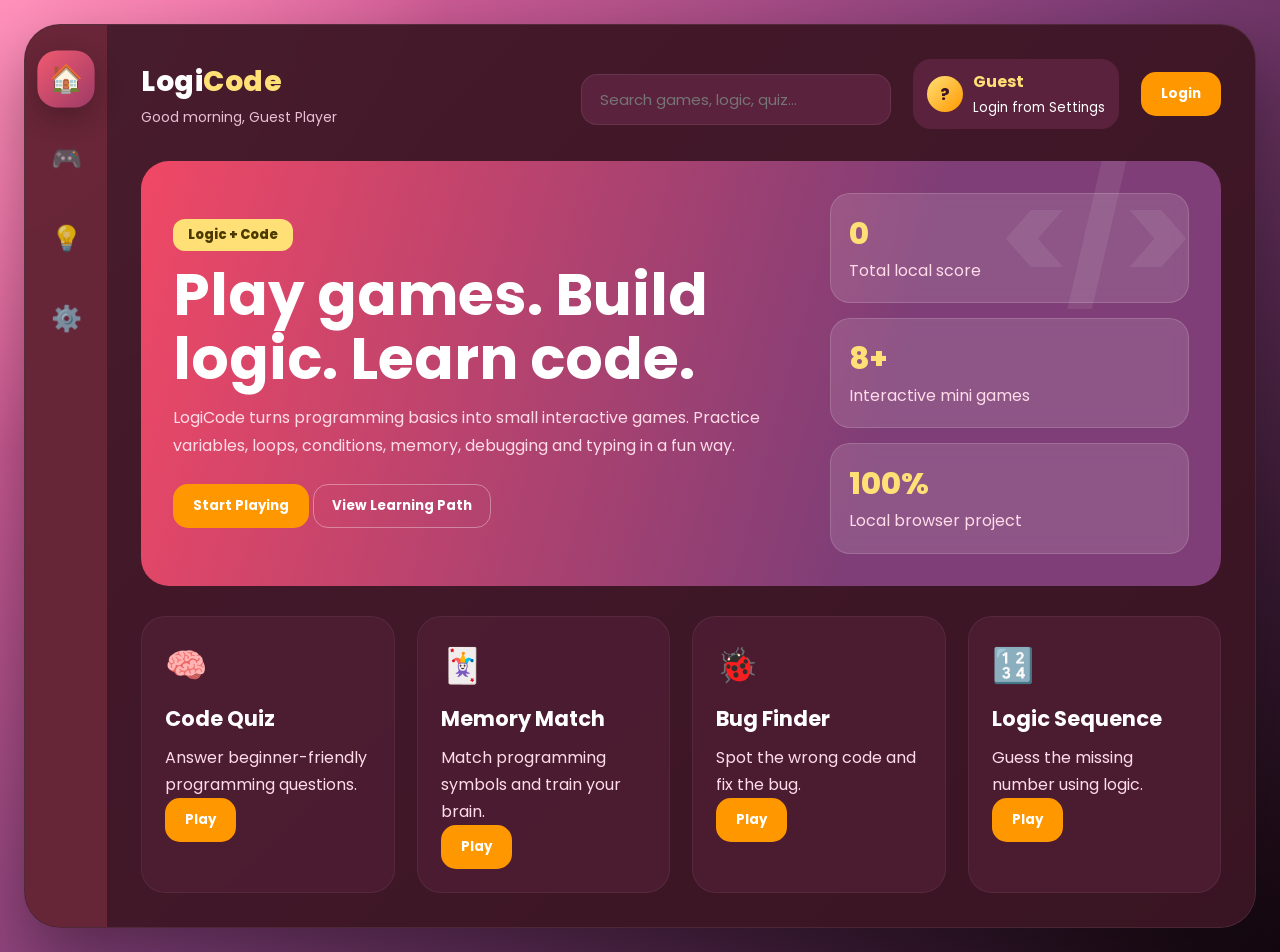
<file: index.html>
<!DOCTYPE html>
<html lang="en">

<head>
  <meta charset="UTF-8" />
  <meta name="viewport" content="width=device-width, initial-scale=1.0" />
  <title>LogiCode - Logic + Code Games</title>

  <link href="https://fonts.googleapis.com/css2?family=Poppins:wght@400;500;600;700;800&display=swap" rel="stylesheet">

  <style>
    * {
      margin: 0;
      padding: 0;
      box-sizing: border-box;
      font-family: "Poppins", sans-serif;
    }

    :root {
      --bg1: #ff6ea8;
      --bg2: #7f3e77;
      --dark: #24101b;
      --panel: #3c1624;
      --panel2: #4d1d31;
      --side: #6b283a;
      --text: #ffffff;
      --muted: #ffdce8;
      --gold: #ffe076;
      --orange: #ff9800;
      --pink: #f04865;
    }

    body {
      min-height: 100vh;
      background: radial-gradient(circle at top left, #ff92bc, transparent 28%),
        linear-gradient(135deg, var(--bg1), var(--bg2), #14070e);
      color: var(--text);
      padding: 24px;
    }

    .dashboard {
      width: 100%;
      max-width: 1480px;
      min-height: 860px;
      margin: auto;
      background: rgba(60, 22, 36, 0.94);
      border-radius: 36px;
      display: flex;
      overflow: hidden;
      box-shadow: 0 28px 70px rgba(0, 0, 0, 0.38);
      border: 1px solid rgba(255, 255, 255, 0.08);
    }

    .sidebar {
      width: 82px;
      background: rgba(107, 40, 58, 0.92);
      padding: 28px 0;
      display: flex;
      justify-content: center;
    }

    .sidebar-icons {
      display: flex;
      flex-direction: column;
      gap: 28px;
    }

    .side-icon {
      width: 52px;
      height: 52px;
      border-radius: 18px;
      display: grid;
      place-items: center;
      font-size: 25px;
      cursor: pointer;
      opacity: 0.75;
      transition: 0.3s ease;
    }

    .side-icon:hover,
    .side-icon.active {
      opacity: 1;
      transform: scale(1.1);
      background: linear-gradient(135deg, #f25a70, #9d3a66);
      box-shadow: 0 10px 25px rgba(0, 0, 0, 0.24);
    }

    .page {
      flex: 1;
      padding: 34px;
      display: none;
      animation: fadeIn 0.35s ease;
      overflow-y: auto;
    }

    .page.active {
      display: block;
    }

    @keyframes fadeIn {
      from {
        opacity: 0;
        transform: translateY(16px);
      }

      to {
        opacity: 1;
        transform: translateY(0);
      }
    }

    .header {
      display: flex;
      align-items: center;
      gap: 22px;
      margin-bottom: 32px;
    }

    .brand {
      display: flex;
      flex-direction: column;
    }

    .logo-text {
      font-size: 28px;
      font-weight: 800;
      letter-spacing: 0.5px;
    }

    .logo-text span {
      color: var(--gold);
    }

    .greeting {
      color: #e9bfd2;
      font-size: 14px;
      margin-top: 4px;
    }

    .search {
      margin-left: auto;
      max-width: 310px;
      width: 100%;
      padding: 13px 18px;
      border-radius: 16px;
      border: 1px solid rgba(255, 255, 255, 0.08);
      background: #5b223d;
      color: white;
      outline: none;
      font-size: 15px;
    }

    .profile-pill {
      background: #5b223d;
      border-radius: 18px;
      padding: 10px 14px;
      display: flex;
      align-items: center;
      gap: 10px;
      min-width: fit-content;
    }

    .avatar {
      width: 36px;
      height: 36px;
      border-radius: 50%;
      background: linear-gradient(135deg, var(--gold), var(--orange));
      color: #3c1624;
      display: grid;
      place-items: center;
      font-weight: 800;
    }

    .profile-name {
      font-weight: 700;
      color: var(--gold);
    }

    button {
      border: none;
      cursor: pointer;
      transition: 0.25s ease;
    }

    button:hover {
      transform: translateY(-2px);
      filter: brightness(1.08);
    }

    .primary-btn {
      background: var(--orange);
      color: white;
      padding: 12px 20px;
      border-radius: 15px;
      font-weight: 700;
    }

    .secondary-btn {
      background: transparent;
      color: white;
      padding: 11px 18px;
      border-radius: 15px;
      font-weight: 700;
      border: 1px solid rgba(255, 255, 255, 0.35);
    }

    .danger-btn {
      background: #d92c4b;
      color: white;
      padding: 11px 18px;
      border-radius: 15px;
      font-weight: 700;
    }

    .hero {
      background: linear-gradient(105deg, #f04865, #7f3e77 68%);
      border-radius: 28px;
      padding: 32px;
      display: grid;
      grid-template-columns: 1.4fr 0.8fr;
      gap: 28px;
      align-items: center;
      margin-bottom: 30px;
      position: relative;
      overflow: hidden;
    }

    .hero::after {
      content: "</>";
      position: absolute;
      right: 30px;
      top: -20px;
      font-size: 130px;
      font-weight: 800;
      opacity: 0.08;
    }

    .tag {
      background: var(--gold);
      color: #4b3900;
      width: fit-content;
      padding: 6px 15px;
      border-radius: 12px;
      font-size: 13px;
      font-weight: 800;
      margin-bottom: 12px;
    }

    h1 {
      font-size: clamp(32px, 5vw, 58px);
      line-height: 1.1;
      margin-bottom: 14px;
    }

    h2 {
      font-size: clamp(26px, 4vw, 36px);
      margin-bottom: 20px;
    }

    h3 {
      font-size: 21px;
      margin-bottom: 10px;
    }

    p {
      color: var(--muted);
      line-height: 1.7;
    }

    .hero-visual {
      display: grid;
      gap: 15px;
    }

    .stat-card {
      background: rgba(255, 255, 255, 0.12);
      border: 1px solid rgba(255, 255, 255, 0.15);
      padding: 18px;
      border-radius: 20px;
      backdrop-filter: blur(8px);
    }

    .stat-number {
      font-size: 30px;
      font-weight: 800;
      color: var(--gold);
    }

    .cards,
    .game-grid,
    .mini-grid {
      display: grid;
      gap: 22px;
    }

    .cards {
      grid-template-columns: repeat(4, 1fr);
    }

    .game-grid {
      grid-template-columns: repeat(2, 1fr);
    }

    .mini-grid {
      grid-template-columns: repeat(3, 1fr);
      margin-top: 22px;
    }

    .card,
    .game-box,
    .settings-box,
    .profile-box {
      background: rgba(77, 29, 49, 0.96);
      border-radius: 24px;
      padding: 24px;
      box-shadow: inset 0 0 0 1px rgba(255, 255, 255, 0.06);
    }

    .card-icon {
      font-size: 34px;
      margin-bottom: 12px;
    }

    .game-box {
      min-height: 300px;
    }

    .game-top {
      display: flex;
      justify-content: space-between;
      gap: 12px;
      align-items: flex-start;
      margin-bottom: 16px;
    }

    .score {
      background: #6b283a;
      padding: 8px 12px;
      border-radius: 12px;
      color: var(--gold);
      font-weight: 800;
      white-space: nowrap;
    }

    .quiz-option,
    .logic-option {
      width: 100%;
      text-align: left;
      background: #6b283a;
      color: white;
      padding: 13px;
      border-radius: 14px;
      margin: 9px 0;
      font-weight: 600;
    }

    .correct {
      background: #148846 !important;
    }

    .wrong {
      background: #b3263a !important;
    }

    .result {
      margin-top: 13px;
      color: var(--gold);
      font-weight: 800;
      min-height: 24px;
    }

    input,
    select {
      width: 100%;
      background: #2a101b;
      border: 1px solid #87506a;
      color: white;
      padding: 13px 15px;
      border-radius: 14px;
      outline: none;
      margin-top: 10px;
      font-size: 15px;
    }

    .memory-board {
      display: grid;
      grid-template-columns: repeat(4, 1fr);
      gap: 10px;
      margin-top: 16px;
    }

    .memory-card {
      height: 70px;
      border-radius: 16px;
      background: #6b283a;
      display: grid;
      place-items: center;
      font-size: 24px;
      font-weight: 800;
      cursor: pointer;
      user-select: none;
    }

    .sequence-box {
      display: flex;
      gap: 10px;
      flex-wrap: wrap;
      margin: 14px 0;
    }

    .seq-item {
      width: 48px;
      height: 48px;
      border-radius: 14px;
      background: #6b283a;
      display: grid;
      place-items: center;
      font-weight: 800;
      color: var(--gold);
    }

    .bug-code {
      background: #1b0911;
      border-radius: 15px;
      padding: 16px;
      line-height: 1.7;
      color: #ffdae5;
      overflow-x: auto;
      margin: 14px 0;
      border: 1px solid rgba(255, 255, 255, 0.08);
    }

    .code-word-bank {
      display: flex;
      flex-wrap: wrap;
      gap: 10px;
      margin: 14px 0;
    }

    .word-chip {
      background: #6b283a;
      color: white;
      padding: 10px 14px;
      border-radius: 13px;
      font-weight: 700;
    }

    .settings-grid {
      display: grid;
      grid-template-columns: 1fr 1fr;
      gap: 22px;
    }

    .profile-card {
      display: flex;
      align-items: center;
      gap: 18px;
      margin-bottom: 18px;
    }

    .big-avatar {
      width: 70px;
      height: 70px;
      border-radius: 50%;
      background: linear-gradient(135deg, var(--gold), var(--orange));
      color: #3c1624;
      display: grid;
      place-items: center;
      font-size: 32px;
      font-weight: 800;
    }

    .settings-row {
      background: #5b223d;
      padding: 18px;
      border-radius: 18px;
      margin-top: 14px;
      display: flex;
      justify-content: space-between;
      gap: 15px;
      align-items: center;
    }

    .switch {
      width: 56px;
      height: 31px;
      background: #2a101b;
      border-radius: 30px;
      padding: 4px;
      flex-shrink: 0;
      cursor: pointer;
    }

    .switch span {
      display: block;
      width: 23px;
      height: 23px;
      border-radius: 50%;
      background: var(--gold);
      transition: 0.3s ease;
    }

    .switch.active span {
      transform: translateX(25px);
    }

    .auth-card {
      max-width: 580px;
      background: #080407;
      padding: 35px;
      border-radius: 28px;
      border: 1px solid rgba(255, 255, 255, 0.08);
      box-shadow: 0 18px 40px rgba(0, 0, 0, 0.28);
    }

    .hidden {
      display: none !important;
    }

    @media (max-width: 1100px) {
      .cards {
        grid-template-columns: repeat(2, 1fr);
      }

      .game-grid,
      .settings-grid,
      .hero {
        grid-template-columns: 1fr;
      }
    }

    @media (max-width: 760px) {
      body {
        padding: 10px;
      }

      .dashboard {
        flex-direction: column;
        border-radius: 24px;
        min-height: auto;
      }

      .sidebar {
        width: 100%;
        padding: 12px;
      }

      .sidebar-icons {
        flex-direction: row;
        width: 100%;
        justify-content: space-around;
        gap: 8px;
      }

      .side-icon {
        width: 45px;
        height: 45px;
        font-size: 21px;
      }

      .page {
        padding: 20px;
      }

      .header {
        flex-direction: column;
        align-items: stretch;
      }

      .search {
        margin-left: 0;
        max-width: 100%;
      }

      .profile-pill {
        justify-content: center;
      }

      .hero {
        padding: 24px;
      }

      .cards,
      .mini-grid,
      .game-grid,
      .settings-grid {
        grid-template-columns: 1fr;
      }

      .memory-card {
        height: 58px;
        font-size: 19px;
      }

      .settings-row {
        align-items: flex-start;
      }
    }
  </style>
</head>

<body>

  <div class="dashboard">

    <aside class="sidebar">
      <div class="sidebar-icons">
        <div class="side-icon active" data-page="home" title="Home">🏠</div>
        <div class="side-icon" data-page="games" title="Games">🎮</div>
        <div class="side-icon" data-page="learn" title="Learn">💡</div>
        <div class="side-icon" data-page="settings" title="Settings">⚙️</div>
      </div>
    </aside>

    <section id="home" class="page active">
      <header class="header">
        <div class="brand">
          <div class="logo-text">Logi<span>Code</span></div>
          <div class="greeting" id="homeGreeting">Good evening, Guest Player</div>
        </div>

        <input class="search" id="searchInput" placeholder="Search games, logic, quiz..." oninput="searchGames()" />

        <div class="profile-pill" id="topProfile">
          <div class="avatar" id="topAvatar">?</div>
          <div>
            <div class="profile-name" id="topName">Guest</div>
            <small id="topAge">Login from Settings</small>
          </div>
        </div>

        <button class="primary-btn" id="headerLoginBtn" onclick="openPage('settings')">Login</button>
      </header>

      <div class="hero">
        <div>
          <div class="tag">Logic + Code</div>
          <h1>Play games. Build logic. Learn code.</h1>
          <p>
            LogiCode turns programming basics into small interactive games.
            Practice variables, loops, conditions, memory, debugging and typing in a fun way.
          </p>
          <br>
          <button class="primary-btn" onclick="openPage('games')">Start Playing</button>
          <button class="secondary-btn" onclick="openPage('learn')">View Learning Path</button>
        </div>

        <div class="hero-visual">
          <div class="stat-card">
            <div class="stat-number" id="totalScore">0</div>
            <p>Total local score</p>
          </div>
          <div class="stat-card">
            <div class="stat-number">8+</div>
            <p>Interactive mini games</p>
          </div>
          <div class="stat-card">
            <div class="stat-number">100%</div>
            <p>Local browser project</p>
          </div>
        </div>
      </div>

      <div class="cards" id="homeCards">
        <div class="card searchable" data-title="quiz javascript code">
          <div class="card-icon">🧠</div>
          <h3>Code Quiz</h3>
          <p>Answer beginner-friendly programming questions.</p>
          <button class="primary-btn" onclick="openPage('games')">Play</button>
        </div>

        <div class="card searchable" data-title="memory match programming symbols">
          <div class="card-icon">🃏</div>
          <h3>Memory Match</h3>
          <p>Match programming symbols and train your brain.</p>
          <button class="primary-btn" onclick="openPage('games')">Play</button>
        </div>

        <div class="card searchable" data-title="bug finder debugging">
          <div class="card-icon">🐞</div>
          <h3>Bug Finder</h3>
          <p>Spot the wrong code and fix the bug.</p>
          <button class="primary-btn" onclick="openPage('games')">Play</button>
        </div>

        <div class="card searchable" data-title="logic sequence pattern">
          <div class="card-icon">🔢</div>
          <h3>Logic Sequence</h3>
          <p>Guess the missing number using logic.</p>
          <button class="primary-btn" onclick="openPage('games')">Play</button>
        </div>
      </div>
    </section>

    <section id="games" class="page">
      <h2>Programming Games</h2>

      <div class="game-grid">

        <div class="game-box">
          <div class="game-top">
            <div>
              <h3>1. Code Quiz</h3>
              <p id="quizQuestion">Loading question...</p>
            </div>
            <div class="score" id="quizScore">0</div>
          </div>

          <div id="quizOptions"></div>
          <button class="secondary-btn" onclick="nextQuiz()">Next Question</button>
          <div class="result" id="quizResult"></div>
        </div>

        <div class="game-box">
          <div class="game-top">
            <div>
              <h3>2. Memory Match</h3>
              <p>Match all same programming cards.</p>
            </div>
            <div class="score" id="memoryScore">0</div>
          </div>

          <div class="memory-board" id="memoryBoard"></div>
          <button class="secondary-btn" onclick="startMemory()">Restart</button>
          <div class="result" id="memoryResult"></div>
        </div>

        <div class="game-box">
          <div class="game-top">
            <div>
              <h3>3. Code Typing</h3>
              <p>Type the code exactly.</p>
            </div>
            <div class="score" id="typingScore">0</div>
          </div>

          <h3 id="typingText">console.log("Hello World");</h3>
          <input id="typingInput" placeholder="Type here..." oninput="checkTyping()" />
          <button class="secondary-btn" onclick="newTypingChallenge()">New Code</button>
          <div class="result" id="typingResult"></div>
        </div>

        <div class="game-box">
          <div class="game-top">
            <div>
              <h3>4. Bug Finder</h3>
              <p>Find the correct fixed line.</p>
            </div>
            <div class="score" id="bugScore">0</div>
          </div>

          <pre class="bug-code" id="bugCode"></pre>
          <div id="bugOptions"></div>
          <button class="secondary-btn" onclick="loadBugGame()">New Bug</button>
          <div class="result" id="bugResult"></div>
        </div>

        <div class="game-box">
          <div class="game-top">
            <div>
              <h3>5. Logic Sequence</h3>
              <p>Guess the missing number.</p>
            </div>
            <div class="score" id="sequenceScore">0</div>
          </div>

          <div class="sequence-box" id="sequenceBox"></div>
          <input id="sequenceInput" type="number" placeholder="Missing number">
          <button class="primary-btn" onclick="checkSequence()">Submit</button>
          <button class="secondary-btn" onclick="newSequence()">New Sequence</button>
          <div class="result" id="sequenceResult"></div>
        </div>

        <div class="game-box">
          <div class="game-top">
            <div>
              <h3>6. Output Predictor</h3>
              <p>What will this code print?</p>
            </div>
            <div class="score" id="outputScore">0</div>
          </div>

          <pre class="bug-code" id="outputCode"></pre>
          <input id="outputInput" placeholder="Enter output">
          <button class="primary-btn" onclick="checkOutput()">Check</button>
          <button class="secondary-btn" onclick="newOutput()">New</button>
          <div class="result" id="outputResult"></div>
        </div>

        <div class="game-box">
          <div class="game-top">
            <div>
              <h3>7. Condition Builder</h3>
              <p>Choose the correct condition.</p>
            </div>
            <div class="score" id="conditionScore">0</div>
          </div>

          <p id="conditionQuestion"></p>
          <div id="conditionOptions"></div>
          <button class="secondary-btn" onclick="newCondition()">New</button>
          <div class="result" id="conditionResult"></div>
        </div>

        <div class="game-box">
          <div class="game-top">
            <div>
              <h3>8. Code Word Builder</h3>
              <p>Build a valid JavaScript line.</p>
            </div>
            <div class="score" id="wordScore">0</div>
          </div>

          <div class="code-word-bank" id="wordBank"></div>
          <input id="wordInput" placeholder="Arrange and type the correct line">
          <button class="primary-btn" onclick="checkWordGame()">Check</button>
          <button class="secondary-btn" onclick="newWordGame()">New</button>
          <div class="result" id="wordResult"></div>
        </div>

      </div>
    </section>

    <section id="learn" class="page">
      <h2>Learning Path</h2>

      <div class="mini-grid">
        <div class="card">
          <div class="card-icon">01</div>
          <h3>Logic Basics</h3>
          <p>Understand patterns, sequences, true/false thinking and problem solving.</p>
        </div>

        <div class="card">
          <div class="card-icon">02</div>
          <h3>Variables</h3>
          <p>Learn how values are stored using names like score, age and username.</p>
        </div>

        <div class="card">
          <div class="card-icon">03</div>
          <h3>Conditions</h3>
          <p>Use if/else logic to make decisions inside a program.</p>
        </div>

        <div class="card">
          <div class="card-icon">04</div>
          <h3>Loops</h3>
          <p>Repeat a task multiple times using for loops and while loops.</p>
        </div>

        <div class="card">
          <div class="card-icon">05</div>
          <h3>Debugging</h3>
          <p>Find mistakes, fix syntax and understand why code breaks.</p>
        </div>

        <div class="card">
          <div class="card-icon">06</div>
          <h3>Mini Projects</h3>
          <p>Build small games and improve your coding confidence.</p>
        </div>
      </div>
    </section>

    <section id="settings" class="page">
      <h2>Settings & Profile</h2>

      <div class="settings-grid">
        <div class="profile-box">
          <div class="profile-card">
            <div class="big-avatar" id="profileAvatar">?</div>
            <div>
              <h3 id="profileName">Guest Player</h3>
              <p id="profileDetails">Login locally using your name.</p>
            </div>
          </div>

          <div id="loginForm">
            <h3>Local Login</h3>
            <p>Name is required. Age is optional. Data saves only in this browser.</p>

            <input id="nameInput" placeholder="Enter your name">
            <input id="ageInput" type="number" placeholder="Enter your age (optional)">

            <button class="primary-btn" onclick="saveProfile()">Save Profile</button>
            <div class="result" id="profileMessage"></div>
          </div>

          <div id="loggedInActions" class="hidden">
            <button class="primary-btn" onclick="editProfile()">Edit Profile</button>
            <button class="danger-btn" onclick="logoutProfile()">Logout</button>
          </div>
        </div>

        <div class="settings-box">
          <h3>Game Settings</h3>

          <div class="settings-row">
            <div>
              <h3>Sound Effects</h3>
              <p>UI option only for project look.</p>
            </div>
            <div class="switch active" onclick="toggleSwitch(this)"><span></span></div>
          </div>

          <div class="settings-row">
            <div>
              <h3>Beginner Mode</h3>
              <p>Keep questions simple and friendly.</p>
            </div>
            <div class="switch active" onclick="toggleSwitch(this)"><span></span></div>
          </div>

          <div class="settings-row">
            <div>
              <h3>Save Local Score</h3>
              <p>Score is stored in browser localStorage.</p>
            </div>
            <div class="switch active" onclick="toggleSwitch(this)"><span></span></div>
          </div>

          <button class="danger-btn" onclick="resetScore()">Reset Score</button>
        </div>
      </div>
    </section>

  </div>

  <script>
    const pages = document.querySelectorAll(".page");
    const sideIcons = document.querySelectorAll(".side-icon");

    let totalScore = Number(localStorage.getItem("logicodeScore")) || 0;

    const state = {
      quizScore: 0,
      memoryScore: 0,
      typingScore: 0,
      bugScore: 0,
      sequenceScore: 0,
      outputScore: 0,
      conditionScore: 0,
      wordScore: 0
    };

    function openPage(pageId) {
      pages.forEach(page => page.classList.remove("active"));
      sideIcons.forEach(icon => icon.classList.remove("active"));

      document.getElementById(pageId).classList.add("active");

      const activeIcon = document.querySelector(`[data-page="${pageId}"]`);
      if (activeIcon) activeIcon.classList.add("active");
    }

    sideIcons.forEach(icon => {
      icon.addEventListener("click", () => openPage(icon.dataset.page));
    });

    function addScore(type, amount = 10) {
      state[type] += amount;
      totalScore += amount;

      localStorage.setItem("logicodeScore", totalScore);

      document.getElementById(type).innerText = state[type];
      document.getElementById("totalScore").innerText = totalScore;
    }

    function resetScore() {
      totalScore = 0;
      localStorage.setItem("logicodeScore", 0);
      Object.keys(state).forEach(key => state[key] = 0);

      document.getElementById("totalScore").innerText = 0;
      document.getElementById("quizScore").innerText = 0;
      document.getElementById("memoryScore").innerText = 0;
      document.getElementById("typingScore").innerText = 0;
      document.getElementById("bugScore").innerText = 0;
      document.getElementById("sequenceScore").innerText = 0;
      document.getElementById("outputScore").innerText = 0;
      document.getElementById("conditionScore").innerText = 0;
      document.getElementById("wordScore").innerText = 0;
    }

    function getIndiaGreeting() {
      const indiaTime = new Date().toLocaleString("en-US", { timeZone: "Asia/Kolkata" });
      const hour = new Date(indiaTime).getHours();

      if (hour >= 5 && hour < 12) return "Good morning";
      if (hour >= 12 && hour < 17) return "Good afternoon";
      if (hour >= 17 && hour < 21) return "Good evening";
      return "Good night";
    }

    function loadProfile() {
      const profile = JSON.parse(localStorage.getItem("logicodeProfile"));
      const greeting = getIndiaGreeting();

      if (profile && profile.name) {
        const initial = profile.name.charAt(0).toUpperCase();

        document.getElementById("homeGreeting").innerText = `${greeting}, ${profile.name}`;
        document.getElementById("topName").innerText = profile.name;
        document.getElementById("topAge").innerText = profile.age ? `Age: ${profile.age}` : "Local profile";
        document.getElementById("topAvatar").innerText = initial;
        document.getElementById("profileAvatar").innerText = initial;
        document.getElementById("profileName").innerText = profile.name;
        document.getElementById("profileDetails").innerText = profile.age ? `Age: ${profile.age}` : "Age not added";

        document.getElementById("headerLoginBtn").classList.add("hidden");
        document.getElementById("loginForm").classList.add("hidden");
        document.getElementById("loggedInActions").classList.remove("hidden");
      } else {
        document.getElementById("homeGreeting").innerText = `${greeting}, Guest Player`;
        document.getElementById("topName").innerText = "Guest";
        document.getElementById("topAge").innerText = "Login from Settings";
        document.getElementById("topAvatar").innerText = "?";
        document.getElementById("profileAvatar").innerText = "?";
        document.getElementById("profileName").innerText = "Guest Player";
        document.getElementById("profileDetails").innerText = "Login locally using your name.";

        document.getElementById("headerLoginBtn").classList.remove("hidden");
        document.getElementById("loginForm").classList.remove("hidden");
        document.getElementById("loggedInActions").classList.add("hidden");
      }
    }

    function saveProfile() {
      const name = document.getElementById("nameInput").value.trim();
      const age = document.getElementById("ageInput").value.trim();

      if (!name) {
        document.getElementById("profileMessage").innerText = "Name is required.";
        return;
      }

      localStorage.setItem("logicodeProfile", JSON.stringify({ name, age }));
      document.getElementById("profileMessage").innerText = "Profile saved successfully.";

      document.getElementById("nameInput").value = "";
      document.getElementById("ageInput").value = "";

      loadProfile();
      openPage("home");
    }

    function editProfile() {
      const profile = JSON.parse(localStorage.getItem("logicodeProfile"));

      document.getElementById("loginForm").classList.remove("hidden");
      document.getElementById("loggedInActions").classList.add("hidden");

      if (profile) {
        document.getElementById("nameInput").value = profile.name || "";
        document.getElementById("ageInput").value = profile.age || "";
      }
    }

    function logoutProfile() {
      localStorage.removeItem("logicodeProfile");
      loadProfile();
      openPage("settings");
    }

    function toggleSwitch(element) {
      element.classList.toggle("active");
    }

    function searchGames() {
      const value = document.getElementById("searchInput").value.toLowerCase();
      document.querySelectorAll(".searchable").forEach(card => {
        const title = card.dataset.title.toLowerCase();
        card.style.display = title.includes(value) ? "block" : "none";
      });
    }

    const quizData = [
      {
        q: "Which keyword is used to declare a block-scoped variable?",
        options: ["make", "let", "define", "newvar"],
        answer: "let"
      },
      {
        q: "Which symbol is used for strict equality in JavaScript?",
        options: ["=", "==", "===", "!="],
        answer: "==="
      },
      {
        q: "Which loop is commonly used when you know the number of repetitions?",
        options: ["for", "again", "repeatNow", "cycle"],
        answer: "for"
      },
      {
        q: "Which method prints something in browser console?",
        options: ["print()", "console.log()", "show()", "display()"],
        answer: "console.log()"
      }
    ];

    let quizIndex = 0;

    function loadQuiz() {
      const quiz = quizData[quizIndex];
      document.getElementById("quizQuestion").innerText = quiz.q;

      const optionsBox = document.getElementById("quizOptions");
      optionsBox.innerHTML = "";

      quiz.options.forEach(option => {
        const btn = document.createElement("button");
        btn.className = "quiz-option";
        btn.innerText = option;
        btn.onclick = () => checkQuiz(btn, option === quiz.answer);
        optionsBox.appendChild(btn);
      });

      document.getElementById("quizResult").innerText = "";
    }

    function checkQuiz(button, correct) {
      document.querySelectorAll("#quizOptions button").forEach(btn => btn.disabled = true);

      if (correct) {
        button.classList.add("correct");
        document.getElementById("quizResult").innerText = "Correct answer!";
        addScore("quizScore", 10);
      } else {
        button.classList.add("wrong");
        document.getElementById("quizResult").innerText = "Wrong. Try the next one.";
      }
    }

    function nextQuiz() {
      quizIndex = (quizIndex + 1) % quizData.length;
      loadQuiz();
    }

    const memorySymbols = ["JS", "JS", "{}", "{}", "</>", "</>", "AI", "AI"];
    let firstCard = null;
    let lockBoard = false;
    let matchedCards = 0;

    function startMemory() {
      const board = document.getElementById("memoryBoard");
      const shuffled = [...memorySymbols].sort(() => Math.random() - 0.5);

      board.innerHTML = "";
      firstCard = null;
      lockBoard = false;
      matchedCards = 0;
      document.getElementById("memoryResult").innerText = "";

      shuffled.forEach(symbol => {
        const card = document.createElement("div");
        card.className = "memory-card";
        card.dataset.symbol = symbol;
        card.innerText = "?";
        card.onclick = () => flipCard(card);
        board.appendChild(card);
      });
    }

    function flipCard(card) {
      if (lockBoard || card.innerText !== "?") return;

      card.innerText = card.dataset.symbol;

      if (!firstCard) {
        firstCard = card;
        return;
      }

      if (firstCard.dataset.symbol === card.dataset.symbol) {
        matchedCards += 2;
        firstCard = null;

        if (matchedCards === memorySymbols.length) {
          document.getElementById("memoryResult").innerText = "You matched all cards!";
          addScore("memoryScore", 20);
        }
      } else {
        lockBoard = true;

        setTimeout(() => {
          firstCard.innerText = "?";
          card.innerText = "?";
          firstCard = null;
          lockBoard = false;
        }, 650);
      }
    }

    const typingChallenges = [
      'console.log("Hello World");',
      'let score = 10;',
      'if (age >= 18) {',
      'for (let i = 0; i < 5; i++) {',
      'const name = "LogiCode";'
    ];

    function newTypingChallenge() {
      const random = typingChallenges[Math.floor(Math.random() * typingChallenges.length)];
      document.getElementById("typingText").innerText = random;
      document.getElementById("typingInput").value = "";
      document.getElementById("typingResult").innerText = "";
    }

    function checkTyping() {
      const target = document.getElementById("typingText").innerText;
      const input = document.getElementById("typingInput").value;
      const result = document.getElementById("typingResult");

      if (input === target) {
        result.innerText = "Perfect typing!";
        addScore("typingScore", 10);
      } else if (target.startsWith(input)) {
        result.innerText = "Correct so far...";
      } else {
        result.innerText = "Mistake detected.";
      }
    }

    const bugGames = [
      {
        code: "let score == 10;",
        options: ["let score = 10;", "let score === 10;", "score let = 10;"],
        answer: "let score = 10;"
      },
      {
        code: "if age > 18 { console.log(age); }",
        options: ["if (age > 18) { console.log(age); }", "if age > 18 then", "if = age > 18"],
        answer: "if (age > 18) { console.log(age); }"
      },
      {
        code: "for let i = 0; i < 5; i++",
        options: ["for (let i = 0; i < 5; i++)", "for i let = 0", "loop (i < 5)"],
        answer: "for (let i = 0; i < 5; i++)"
      }
    ];

    let currentBug = null;

    function loadBugGame() {
      currentBug = bugGames[Math.floor(Math.random() * bugGames.length)];
      document.getElementById("bugCode").innerText = currentBug.code;

      const box = document.getElementById("bugOptions");
      box.innerHTML = "";

      currentBug.options.forEach(option => {
        const btn = document.createElement("button");
        btn.className = "logic-option";
        btn.innerText = option;
        btn.onclick = () => checkBug(btn, option === currentBug.answer);
        box.appendChild(btn);
      });

      document.getElementById("bugResult").innerText = "";
    }

    function checkBug(button, correct) {
      document.querySelectorAll("#bugOptions button").forEach(btn => btn.disabled = true);

      if (correct) {
        button.classList.add("correct");
        document.getElementById("bugResult").innerText = "Bug fixed!";
        addScore("bugScore", 15);
      } else {
        button.classList.add("wrong");
        document.getElementById("bugResult").innerText = "Not fixed. Try another bug.";
      }
    }

    const sequences = [
      { list: [2, 4, 6, "?"], answer: 8 },
      { list: [3, 6, 12, "?"], answer: 24 },
      { list: [5, 10, 15, "?"], answer: 20 },
      { list: [1, 4, 9, "?"], answer: 16 }
    ];

    let currentSequence = null;

    function newSequence() {
      currentSequence = sequences[Math.floor(Math.random() * sequences.length)];
      const box = document.getElementById("sequenceBox");
      box.innerHTML = "";

      currentSequence.list.forEach(item => {
        const div = document.createElement("div");
        div.className = "seq-item";
        div.innerText = item;
        box.appendChild(div);
      });

      document.getElementById("sequenceInput").value = "";
      document.getElementById("sequenceResult").innerText = "";
    }

    function checkSequence() {
      const input = Number(document.getElementById("sequenceInput").value);

      if (input === currentSequence.answer) {
        document.getElementById("sequenceResult").innerText = "Correct logic!";
        addScore("sequenceScore", 10);
      } else {
        document.getElementById("sequenceResult").innerText = "Wrong sequence. Think again.";
      }
    }

    const outputs = [
      {
        code: "let x = 5;\nx = x + 2;\nconsole.log(x);",
        answer: "7"
      },
      {
        code: "let name = 'Code';\nconsole.log(name);",
        answer: "Code"
      },
      {
        code: "console.log(3 * 4);",
        answer: "12"
      }
    ];

    let currentOutput = null;

    function newOutput() {
      currentOutput = outputs[Math.floor(Math.random() * outputs.length)];
      document.getElementById("outputCode").innerText = currentOutput.code;
      document.getElementById("outputInput").value = "";
      document.getElementById("outputResult").innerText = "";
    }

    function checkOutput() {
      const input = document.getElementById("outputInput").value.trim();

      if (input === currentOutput.answer) {
        document.getElementById("outputResult").innerText = "Correct output!";
        addScore("outputScore", 10);
      } else {
        document.getElementById("outputResult").innerText = "Wrong output. Read the code carefully.";
      }
    }

    const conditions = [
      {
        q: "User can vote if age is 18 or more. Which condition is correct?",
        options: ["age >= 18", "age < 18", "age = 18"],
        answer: "age >= 18"
      },
      {
        q: "Password is valid if length is more than 7. Choose condition.",
        options: ["password.length > 7", "password > 7", "length.password = 7"],
        answer: "password.length > 7"
      },
      {
        q: "Score is excellent if it is 90 or above.",
        options: ["score >= 90", "score <= 90", "score == excellent"],
        answer: "score >= 90"
      }
    ];

    let currentCondition = null;

    function newCondition() {
      currentCondition = conditions[Math.floor(Math.random() * conditions.length)];
      document.getElementById("conditionQuestion").innerText = currentCondition.q;

      const box = document.getElementById("conditionOptions");
      box.innerHTML = "";

      currentCondition.options.forEach(option => {
        const btn = document.createElement("button");
        btn.className = "logic-option";
        btn.innerText = option;
        btn.onclick = () => checkCondition(btn, option === currentCondition.answer);
        box.appendChild(btn);
      });

      document.getElementById("conditionResult").innerText = "";
    }

    function checkCondition(button, correct) {
      document.querySelectorAll("#conditionOptions button").forEach(btn => btn.disabled = true);

      if (correct) {
        button.classList.add("correct");
        document.getElementById("conditionResult").innerText = "Correct condition!";
        addScore("conditionScore", 10);
      } else {
        button.classList.add("wrong");
        document.getElementById("conditionResult").innerText = "Wrong condition.";
      }
    }

    const wordGames = [
      {
        words: ["let", "points", "=", "50;"],
        answer: "let points = 50;"
      },
      {
        words: ["console.log", "(", '"Done"', ");"],
        answer: 'console.log("Done");'
      },
      {
        words: ["const", "game", "=", '"LogiCode";'],
        answer: 'const game = "LogiCode";'
      }
    ];

    let currentWord = null;

    function newWordGame() {
      currentWord = wordGames[Math.floor(Math.random() * wordGames.length)];
      const shuffled = [...currentWord.words].sort(() => Math.random() - 0.5);

      const bank = document.getElementById("wordBank");
      bank.innerHTML = "";

      shuffled.forEach(word => {
        const chip = document.createElement("button");
        chip.className = "word-chip";
        chip.innerText = word;
        chip.onclick = () => {
          document.getElementById("wordInput").value += word + " ";
        };
        bank.appendChild(chip);
      });

      document.getElementById("wordInput").value = "";
      document.getElementById("wordResult").innerText = "";
    }

    function checkWordGame() {
      const input = document.getElementById("wordInput").value.trim().replace(/\s+/g, " ");

      if (input === currentWord.answer) {
        document.getElementById("wordResult").innerText = "Valid code line!";
        addScore("wordScore", 10);
      } else {
        document.getElementById("wordResult").innerText = `Correct answer: ${currentWord.answer}`;
      }
    }

    document.getElementById("totalScore").innerText = totalScore;

    loadProfile();
    loadQuiz();
    startMemory();
    newTypingChallenge();
    loadBugGame();
    newSequence();
    newOutput();
    newCondition();
    newWordGame();
  </script>

</body>

</html>
</file>
